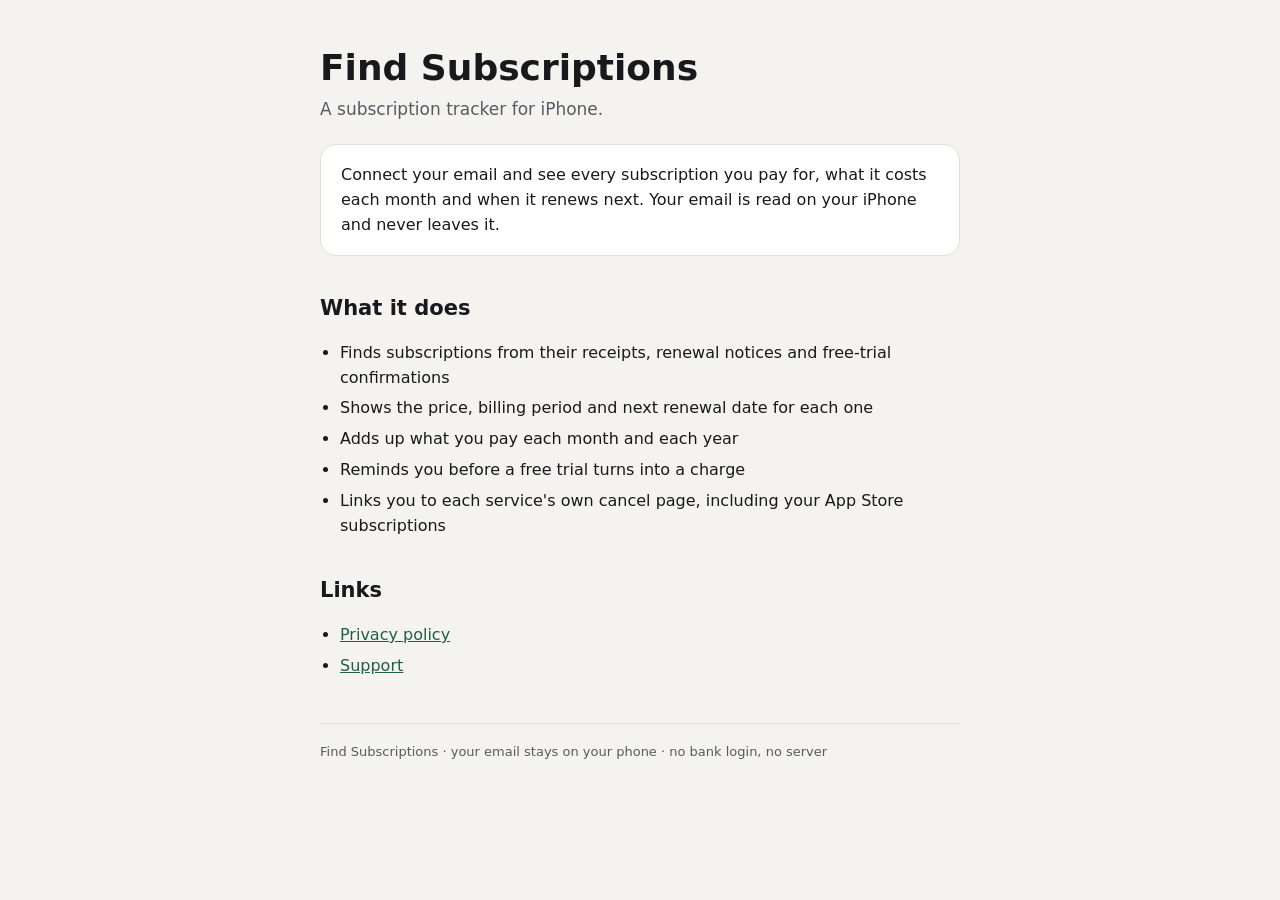
<file: index.html>
<!doctype html>
<html lang="en">
<head>
<meta charset="utf-8">
<meta name="viewport" content="width=device-width,initial-scale=1">
<title>Find Subscriptions — a subscription tracker that reads your inbox on your phone</title>
<meta name="description" content="Find every subscription in your email, see what you pay each month, and cancel the ones you forgot. Your email never leaves your iPhone.">
<link rel="stylesheet" href="style.css">
</head>
<body>
<main>
<h1>Find Subscriptions</h1>
<p class="lede">A subscription tracker for iPhone.</p>

<div class="card">
Connect your email and see every subscription you pay for, what it costs each month and
when it renews next. Your email is read on your iPhone and never leaves it.
</div>

<h2>What it does</h2>
<ul>
<li>Finds subscriptions from their receipts, renewal notices and free-trial confirmations</li>
<li>Shows the price, billing period and next renewal date for each one</li>
<li>Adds up what you pay each month and each year</li>
<li>Reminds you before a free trial turns into a charge</li>
<li>Links you to each service's own cancel page, including your App Store subscriptions</li>
</ul>

<h2>Links</h2>
<ul>
<li><a href="privacy-policy.html">Privacy policy</a></li>
<li><a href="support.html">Support</a></li>
</ul>

<footer>Find Subscriptions · your email stays on your phone · no bank login, no server</footer>
</main>
</body>
</html>
</file>
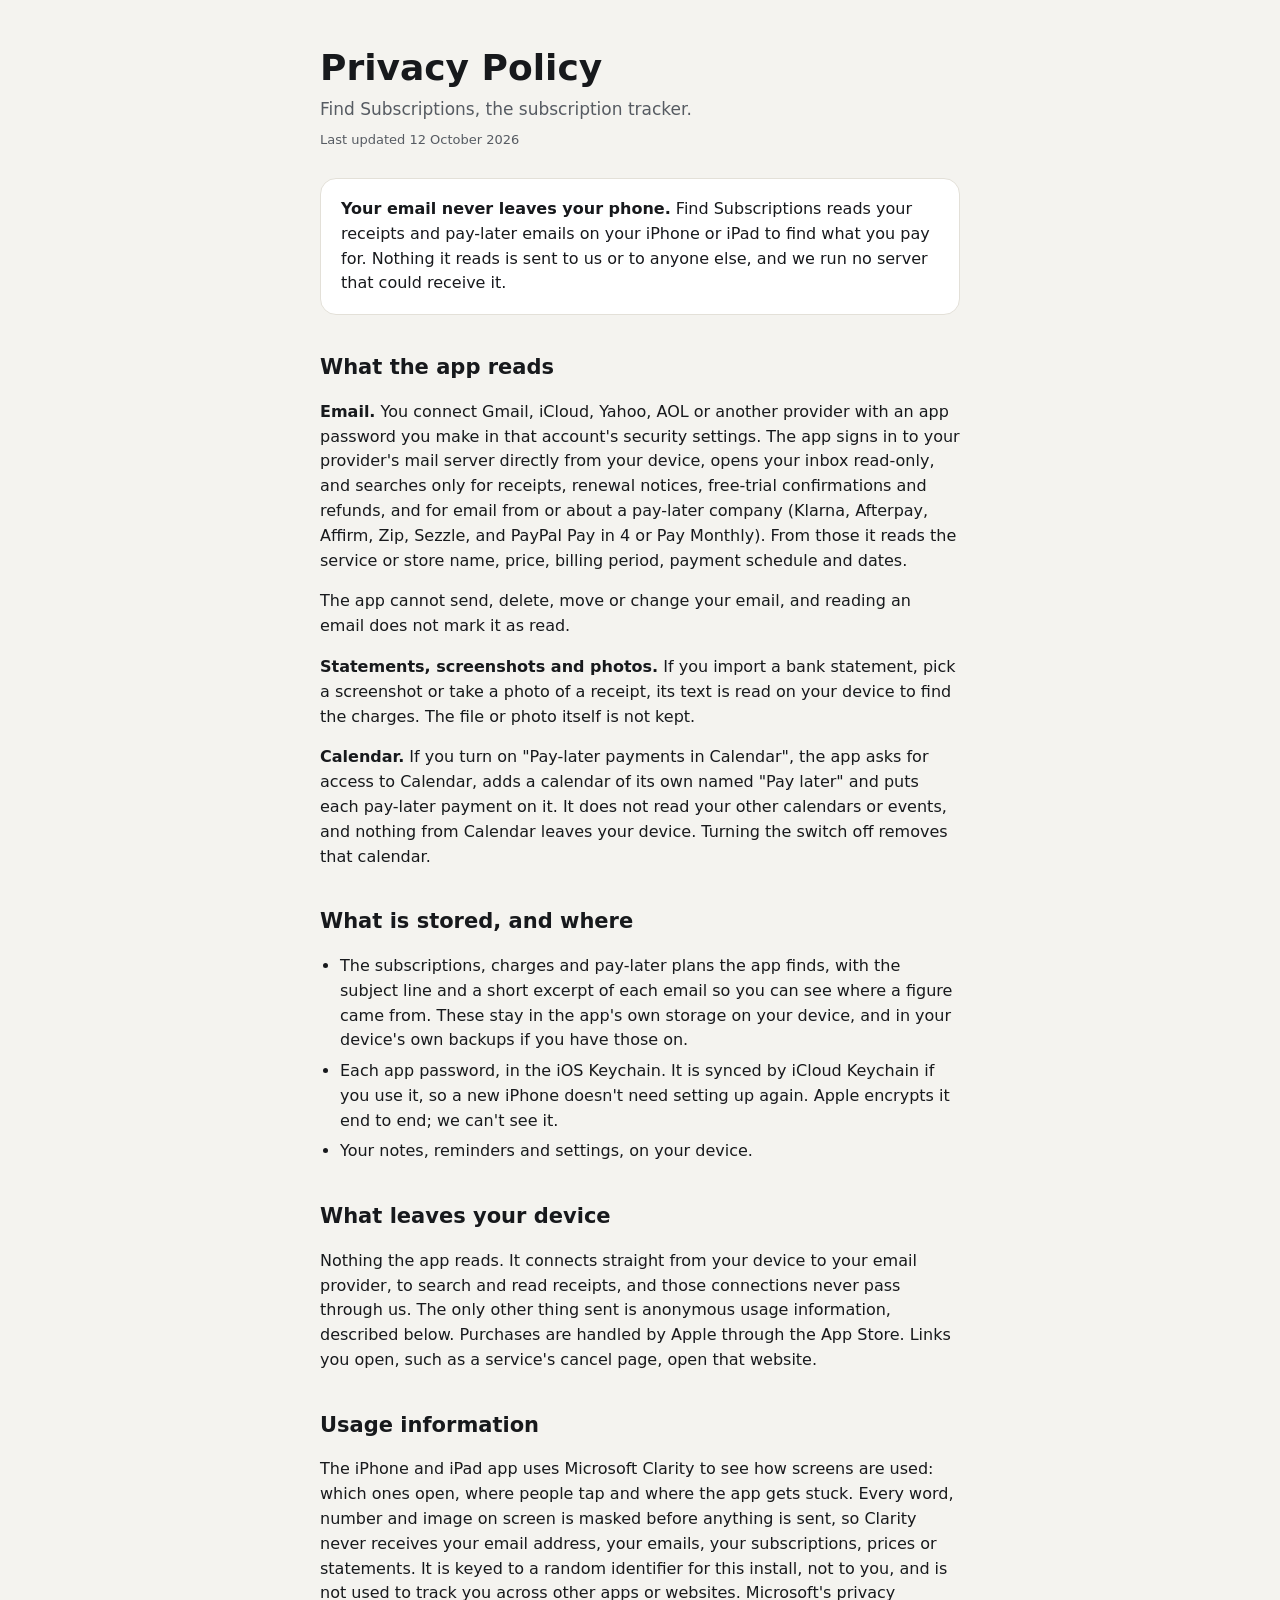
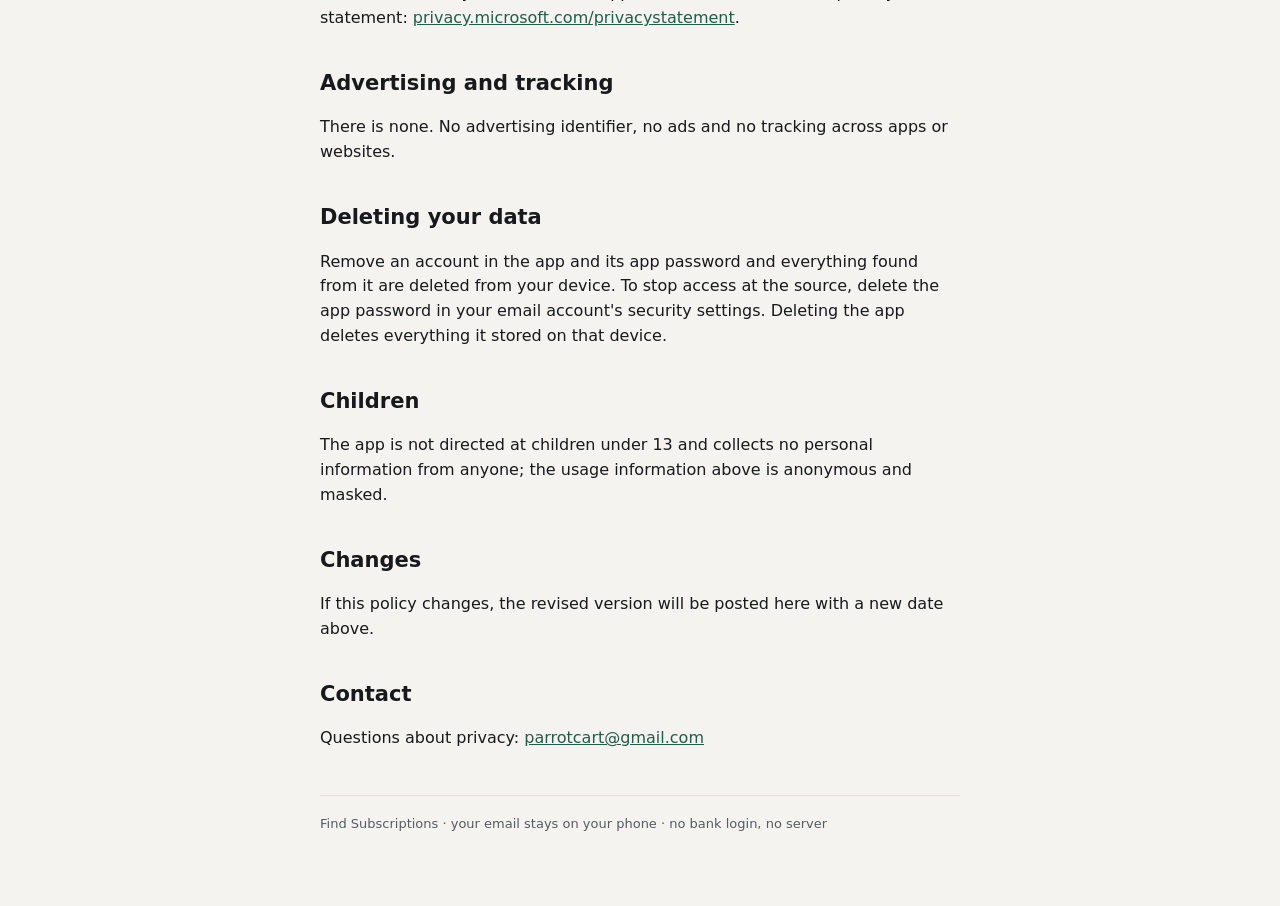
<file: privacy-policy.html>
<!doctype html>
<html lang="en">
<head>
<meta charset="utf-8">
<meta name="viewport" content="width=device-width,initial-scale=1">
<title>Privacy Policy — Find Subscriptions</title>
<link rel="stylesheet" href="style.css">
</head>
<body>
<main>
<h1>Privacy Policy</h1>
<p class="lede">Find Subscriptions, the subscription tracker.</p>
<p class="updated">Last updated 12 October 2026</p>

<div class="card">
<strong>Your email never leaves your phone.</strong> Find Subscriptions reads your
receipts and pay-later emails on your iPhone or iPad to find what you pay for. Nothing it reads is sent to us
or to anyone else, and we run no server that could receive it.
</div>

<h2>What the app reads</h2>
<p><strong>Email.</strong> You connect Gmail, iCloud, Yahoo, AOL or another provider with
an app password you make in that account's security settings. The app signs in to your
provider's mail server directly from your device, opens your inbox read-only, and
searches only for receipts, renewal notices, free-trial confirmations and refunds, and
for email from or about a pay-later company (Klarna, Afterpay, Affirm, Zip, Sezzle, and
PayPal Pay in 4 or Pay Monthly). From those it reads the service or store name, price,
billing period, payment schedule and dates.</p>
<p>The app cannot send, delete, move or change your email, and reading an email does not
mark it as read.</p>
<p><strong>Statements, screenshots and photos.</strong> If you import a bank statement,
pick a screenshot or take a photo of a receipt, its text is read on your device to find
the charges. The file or photo itself is not kept.</p>
<p><strong>Calendar.</strong> If you turn on "Pay-later payments in Calendar", the app
asks for access to Calendar, adds a calendar of its own named "Pay later" and puts each
pay-later payment on it. It does not read your other calendars or events, and nothing
from Calendar leaves your device. Turning the switch off removes that calendar.</p>

<h2>What is stored, and where</h2>
<ul>
<li>The subscriptions, charges and pay-later plans the app finds, with the subject line
and a short excerpt of each email so you can see where a figure came from. These stay in the app's
own storage on your device, and in your device's own backups if you have those on.</li>
<li>Each app password, in the iOS Keychain. It is synced by iCloud Keychain if you use
it, so a new iPhone doesn't need setting up again. Apple encrypts it end to end; we can't
see it.</li>
<li>Your notes, reminders and settings, on your device.</li>
</ul>

<h2>What leaves your device</h2>
<p>Nothing the app reads. It connects straight from your device to your email provider, to
search and read receipts, and those connections never pass through us. The only other thing
sent is anonymous usage information, described below. Purchases
are handled by Apple through the App Store. Links you open, such as a service's cancel
page, open that website.</p>

<h2>Usage information</h2>
<p>The iPhone and iPad app uses Microsoft Clarity to see how screens are used: which ones
open, where people tap and where the app gets stuck. Every word, number and image on screen
is masked before anything is sent, so Clarity never receives your email address, your
emails, your subscriptions, prices or statements. It is keyed to a random identifier for
this install, not to you, and is not used to track you across other apps or websites.
Microsoft's privacy statement: <a href="https://privacy.microsoft.com/privacystatement">privacy.microsoft.com/privacystatement</a>.</p>

<h2>Advertising and tracking</h2>
<p>There is none. No advertising identifier, no ads and no tracking across apps or
websites.</p>

<h2>Deleting your data</h2>
<p>Remove an account in the app and its app password and everything found from it are
deleted from your device. To stop access at the source, delete the app password in your
email account's security settings. Deleting the app deletes everything it stored on that
device.</p>

<h2>Children</h2>
<p>The app is not directed at children under 13 and collects no personal information
from anyone; the usage information above is anonymous and masked.</p>

<h2>Changes</h2>
<p>If this policy changes, the revised version will be posted here with a new date
above.</p>

<h2>Contact</h2>
<p>Questions about privacy: <a href="mailto:parrotcart@gmail.com">parrotcart@gmail.com</a></p>

<footer>Find Subscriptions · your email stays on your phone · no bank login, no server</footer>
</main>
</body>
</html>
</file>
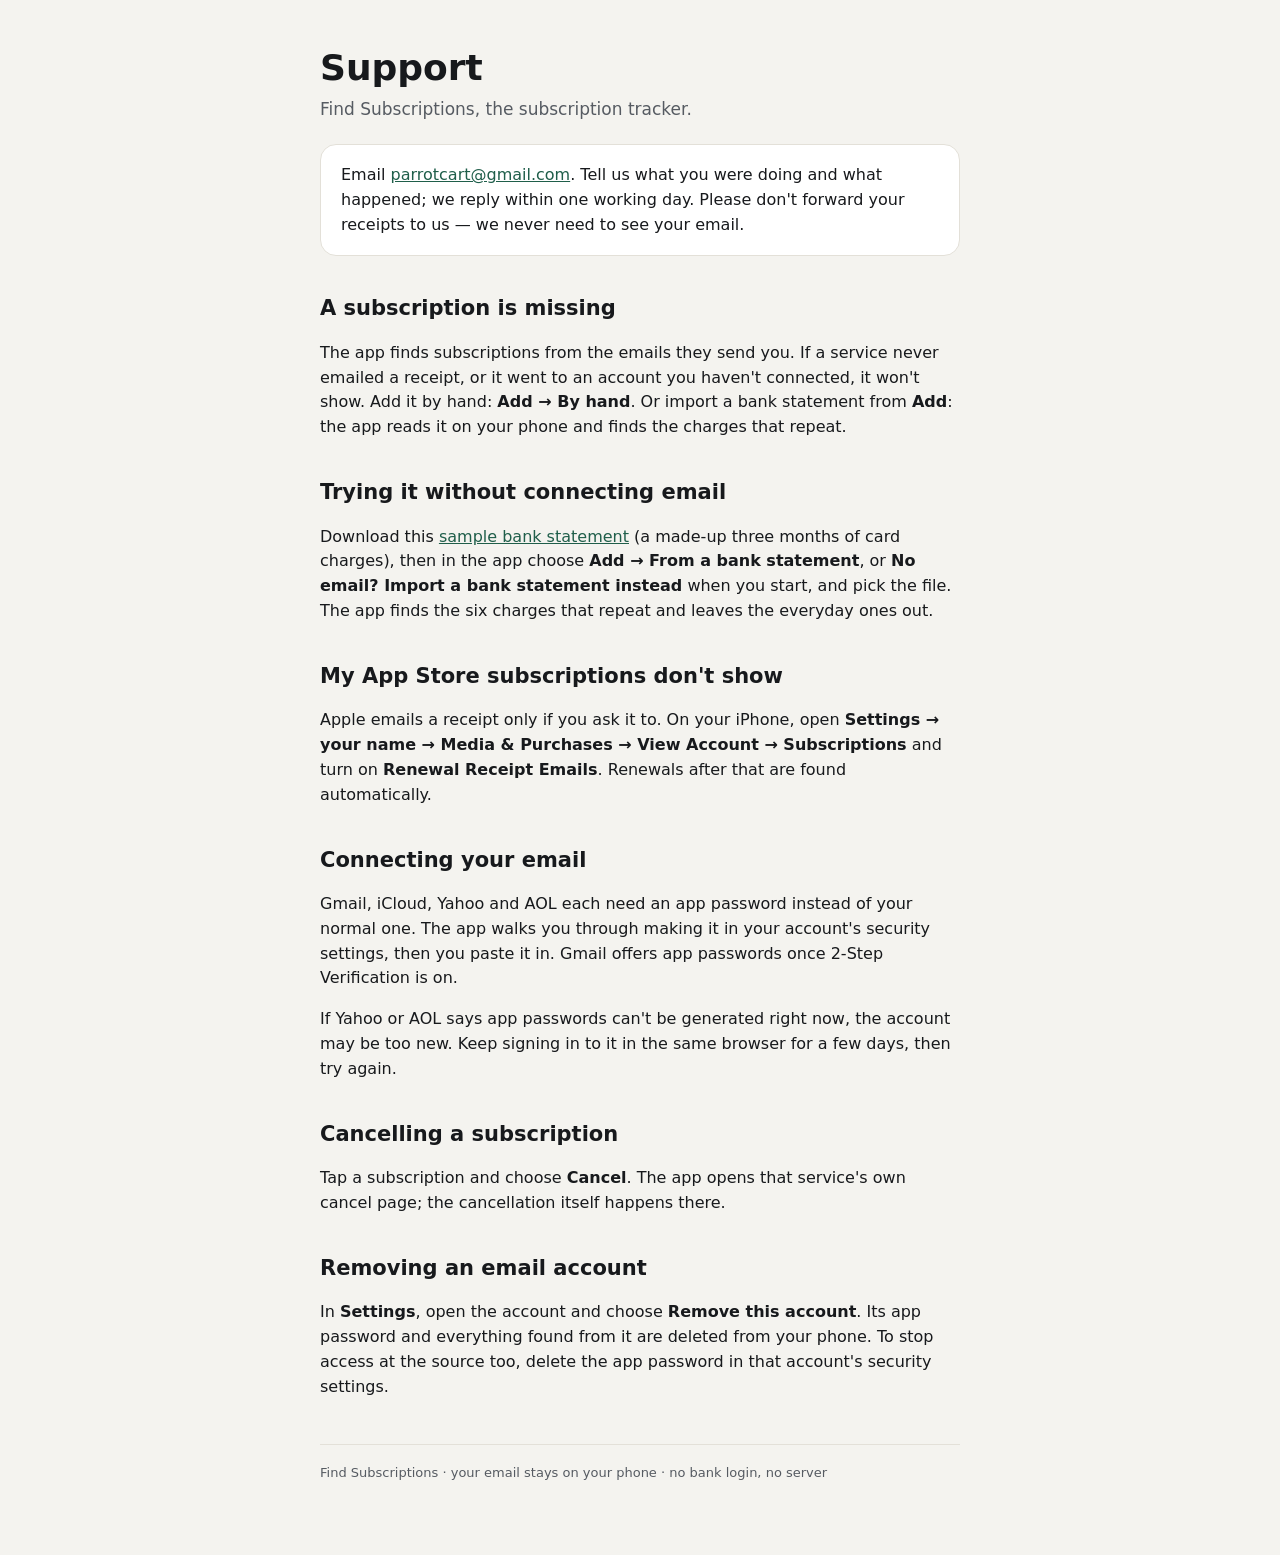
<file: support.html>
<!doctype html>
<html lang="en">
<head>
<meta charset="utf-8">
<meta name="viewport" content="width=device-width,initial-scale=1">
<title>Support — Find Subscriptions</title>
<link rel="stylesheet" href="style.css">
</head>
<body>
<main>
<h1>Support</h1>
<p class="lede">Find Subscriptions, the subscription tracker.</p>

<div class="card">
Email <a href="mailto:parrotcart@gmail.com">parrotcart@gmail.com</a>. Tell us what you
were doing and what happened; we reply within one working day. Please don't forward
your receipts to us — we never need to see your email.
</div>

<h2>A subscription is missing</h2>
<p>The app finds subscriptions from the emails they send you. If a service never emailed
a receipt, or it went to an account you haven't connected, it won't show. Add it by hand:
<strong>Add → By hand</strong>. Or import a bank statement from <strong>Add</strong>: the app
reads it on your phone and finds the charges that repeat.</p>

<h2>Trying it without connecting email</h2>
<p>Download this <a href="sample-statement.csv" download>sample bank statement</a> (a made-up
three months of card charges), then in the app choose <strong>Add → From a bank statement</strong>, or
<strong>No email? Import a bank statement instead</strong> when you start, and pick the file.
The app finds the six charges that repeat and leaves the everyday ones out.</p>

<h2>My App Store subscriptions don't show</h2>
<p>Apple emails a receipt only if you ask it to. On your iPhone, open
<strong>Settings → your name → Media &amp; Purchases → View Account → Subscriptions</strong>
and turn on <strong>Renewal Receipt Emails</strong>. Renewals after that are found
automatically.</p>

<h2>Connecting your email</h2>
<p>Gmail, iCloud, Yahoo and AOL each need an app password instead of your normal one.
The app walks you through making it in your account's security settings, then you paste
it in. Gmail offers app passwords once 2-Step Verification is on.</p>
<p>If Yahoo or AOL says app passwords can't be generated right now, the account may be
too new. Keep signing in to it in the same browser for a few days, then try again.</p>

<h2>Cancelling a subscription</h2>
<p>Tap a subscription and choose <strong>Cancel</strong>. The app opens that service's
own cancel page; the cancellation itself happens there.</p>

<h2>Removing an email account</h2>
<p>In <strong>Settings</strong>, open the account and choose <strong>Remove this
account</strong>. Its app password and everything found from it are deleted from your
phone. To stop access at the source too, delete the app password in that account's
security settings.</p>

<footer>Find Subscriptions · your email stays on your phone · no bank login, no server</footer>
</main>
</body>
</html>
</file>
<file: style.css>
/* Neutral tokens until the app has its own design; swap them for the app's then. */
:root{
  --ground:#F4F3EF; --surface:#fff; --line:#E3E0D8; --ink:#17191C;
  --muted:#565B62; --accent-ink:#1F5E4A;
}
*{box-sizing:border-box}
body{
  margin:0;padding:0 20px;background:var(--ground);color:var(--ink);
  font:16px/1.55 system-ui,-apple-system,sans-serif;
}
main{max-width:640px;margin:0 auto;padding:48px 0 72px}
h1{font-size:36px;line-height:1.1;margin:0 0 8px}
h2{font-size:21px;margin:36px 0 10px}
p,li{color:var(--ink)}
.lede{color:var(--muted);font-size:17px;margin:0 0 8px}
.updated{color:var(--muted);font-size:13px;margin:0 0 28px}
a{color:var(--accent-ink)}
code{font-size:14px}
ul,ol{padding-left:20px}
li{margin:6px 0}
.card{background:var(--surface);border:1px solid var(--line);border-radius:16px;padding:18px 20px;margin:22px 0}
footer{border-top:1px solid var(--line);margin-top:44px;padding-top:18px;color:var(--muted);font-size:13px}
@media (prefers-color-scheme:dark){
  :root{--ground:#111416;--surface:#1A1E21;--line:#2A3035;--ink:#EEF0F2;--muted:#A5ACB3;--accent-ink:#7CC7AC}
}
</file>
